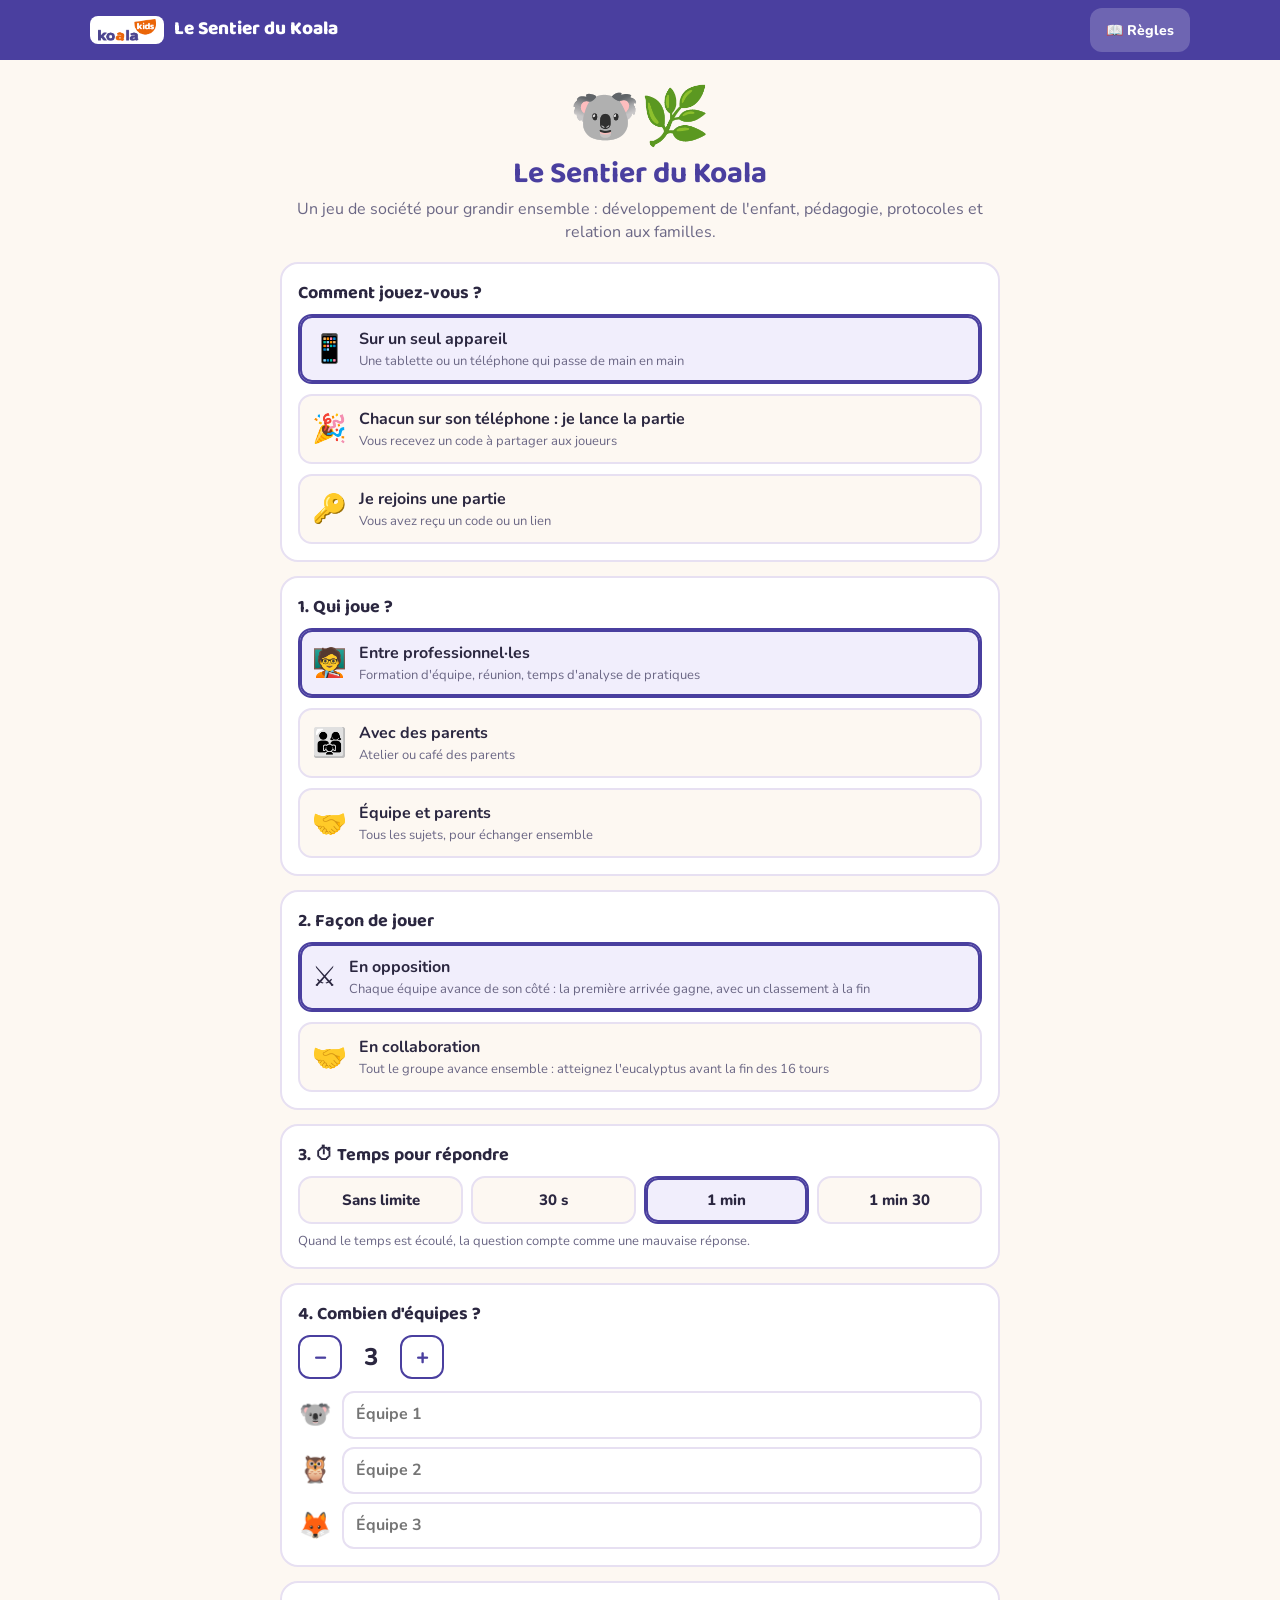
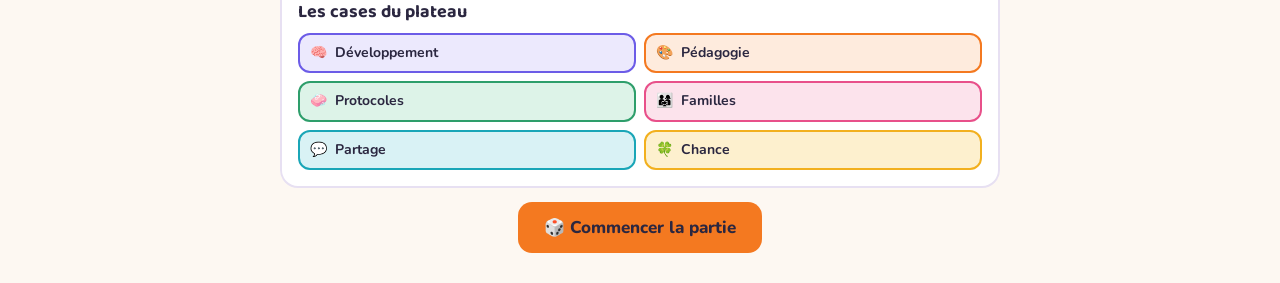
<file: jeu-societe.html>
<!DOCTYPE html>
<html lang="fr">
<head>
<meta charset="UTF-8">
<meta name="viewport" content="width=device-width, initial-scale=1.0, viewport-fit=cover">
<title>Koala Kids — Le Sentier du Koala</title>
<meta name="description" content="Jeu de société pour les équipes et les parents : développement de l'enfant, pédagogie, protocoles et relation aux familles.">
<link href="https://fonts.googleapis.com/css2?family=Baloo+2:wght@600;700;800&family=Nunito:wght@400;600;700;800&display=swap" rel="stylesheet">
<link rel="stylesheet" href="jeu-societe/jeu-societe.css">
</head>
<body>
<script>if(/[?&]integre=1/.test(location.search))document.documentElement.classList.add("integre")</script>

<header class="hd"><div class="hd-in">
  <div class="tit">
    <img class="logo" src="jeu-societe/logo-koalakids.png" alt="Koala Kids">
    <h1>Le Sentier du Koala</h1>
  </div>
  <div class="acts">
    <button class="bt bt-clair" id="btnRegles" type="button">📖 <span>Règles</span></button>
    <button class="bt bt-clair" id="btnFin" type="button" hidden>🏁 <span>Terminer</span></button>
  </div>
</div></header>

<main id="app" class="app" aria-live="polite"></main>

<div class="voile" id="voile" hidden>
  <div class="modale" id="modale" role="dialog" aria-modal="true" aria-labelledby="modaleTitre" tabindex="-1"></div>
</div>

<script>window.KK_JEU_SUPABASE={url:"https://phbcqxjzobzwuzetgbem.supabase.co",key:"eyJhbGciOiJIUzI1NiIsInR5cCI6IkpXVCJ9.eyJpc3MiOiJzdXBhYmFzZSIsInJlZiI6InBoYmNxeGp6b2J6d3V6ZXRnYmVtIiwicm9sZSI6ImFub24iLCJpYXQiOjE3ODQ1Mjg3ODMsImV4cCI6MjEwMDEwNDc4M30.Cz7_0WN_pWoXeamk484hJr2iCVdKZEatR-m_f0bKj3w"};</script>
<script src="jeu-societe/jeu-societe-cartes.js"></script>
<script src="jeu-societe/jeu-societe.js"></script>
</body>
</html>
</file>
<file: jeu-societe/jeu-societe.css>
/* Jeu de société « Le Sentier du Koala » (page publique, sans compte) */
:root{
  --violet:#4A3F9F;--orange:#F47920;--cream:#FDF8F2;--ink:#2B2740;--muted:#6B6785;--line:#E7E0F2;
  --dev:#6C5CE7;--ped:#F47920;--pro:#2E9E6B;--par:#E8508A;--partage:#1AA6B7;--chance:#F2B01E;
  --dev-t:#ECE9FD;--ped-t:#FEEBDD;--pro-t:#DDF3E8;--par-t:#FCE3EC;--partage-t:#D9F2F5;--chance-t:#FDF0CE;
}
*{box-sizing:border-box;margin:0;padding:0}
html,body{min-height:100%}
body{font-family:'Nunito',system-ui,sans-serif;background:var(--cream);color:var(--ink);line-height:1.45}
button{font-family:inherit;cursor:pointer}
[hidden]{display:none!important}

.hd{background:var(--violet);color:#fff;padding:8px 14px;padding-top:calc(8px + env(safe-area-inset-top));position:sticky;top:0;z-index:5}
.hd-in{max-width:1100px;margin:0 auto;display:flex;align-items:center;justify-content:space-between;gap:10px}
.tit{display:flex;align-items:center;gap:10px;min-width:0}
.hd img.logo{height:28px;background:#fff;border-radius:8px;padding:3px 8px}
.hd h1{font-family:'Baloo 2',cursive;font-size:19px;font-weight:800;white-space:nowrap;overflow:hidden;text-overflow:ellipsis}
.acts{display:flex;gap:8px}
.bt{font-size:14px;font-weight:800;border:0;border-radius:12px;padding:10px 16px;background:var(--orange);color:var(--ink);min-height:44px}
.bt:hover{filter:brightness(1.05)}
.bt:focus-visible,.opt:focus-visible,.choix:focus-visible,.de:focus-visible,input:focus-visible,textarea:focus-visible{outline:3px solid var(--violet);outline-offset:2px}
.bt-clair{background:rgba(255,255,255,.2);color:#fff}
.bt-second{background:#fff;color:var(--violet);border:2px solid var(--violet)}
.bt-gros{font-size:17px;padding:14px 26px;border-radius:14px}
.bt:disabled{opacity:.5;cursor:default}

.app{max-width:1100px;margin:0 auto;padding:16px 14px calc(30px + env(safe-area-inset-bottom))}

/* Accueil */
.accueil{max-width:720px;margin:0 auto}
.accueil .big{font-size:56px;text-align:center}
.accueil h2{font-family:'Baloo 2',cursive;font-size:30px;text-align:center;color:var(--violet);line-height:1.15;margin-bottom:6px}
.accueil .sous{text-align:center;color:var(--muted);margin-bottom:18px}
.bloc{background:#fff;border:2px solid var(--line);border-radius:18px;padding:16px;margin-bottom:14px}
.bloc h3{font-family:'Baloo 2',cursive;font-size:18px;margin-bottom:8px}
.choix-liste{display:grid;gap:10px}
.choix{display:flex;gap:12px;align-items:center;text-align:left;background:var(--cream);border:2px solid var(--line);border-radius:14px;padding:12px;font-size:15px;color:var(--ink)}
.choix .ic{font-size:28px}
.choix b{display:block;font-size:16px}
.choix small{color:var(--muted);font-size:13px}
.choix[aria-pressed="true"]{border-color:var(--violet);background:#F1EEFC;box-shadow:0 0 0 2px var(--violet) inset}
.cat-liste{display:grid;grid-template-columns:repeat(2,1fr);gap:8px}
.cat-pastille{display:flex;align-items:center;gap:8px;padding:8px 10px;border-radius:12px;font-weight:700;font-size:14px;border:2px solid transparent}
.nb-equipes{display:flex;align-items:center;gap:14px;margin:6px 0 12px}
.nb-equipes button{width:44px;height:44px;border-radius:12px;border:2px solid var(--violet);background:#fff;color:var(--violet);font-size:22px;font-weight:800}
.nb-equipes output{font-size:24px;font-weight:800;min-width:30px;text-align:center}
.noms{display:grid;gap:8px}
.noms label{display:flex;gap:10px;align-items:center;font-weight:700}
.noms .pion{font-size:26px;width:34px;text-align:center}
.noms input{flex:1;font:inherit;padding:10px 12px;border:2px solid var(--line);border-radius:12px;min-width:0}
.accueil .actions{display:flex;gap:10px;justify-content:center;flex-wrap:wrap;margin-top:6px}

/* Jeu */
.jeu{display:grid;gap:16px}
@media(min-width:900px){.jeu{grid-template-columns:minmax(0,500px) 1fr;align-items:start}}
.plateau{display:grid;grid-template-columns:repeat(6,1fr);gap:5px;background:#fff;border:2px solid var(--line);border-radius:18px;padding:8px;width:100%;max-width:500px;margin:0 auto}
.case{position:relative;aspect-ratio:1;border-radius:12px;display:flex;align-items:center;justify-content:center;font-size:clamp(16px,4.6vw,24px);border:3px solid transparent}
.case .n{position:absolute;top:1px;left:4px;font-size:10px;font-weight:800;color:var(--ink);opacity:.75}
.case .pions{position:absolute;inset:0;display:flex;flex-wrap:wrap;align-items:center;justify-content:center;gap:0;font-size:clamp(13px,3.6vw,19px);line-height:1}
.case .pions span{filter:drop-shadow(0 1px 1px rgba(0,0,0,.45))}
.case.t-dev{background:var(--dev-t);border-color:var(--dev)}
.case.t-ped{background:var(--ped-t);border-color:var(--ped)}
.case.t-pro{background:var(--pro-t);border-color:var(--pro)}
.case.t-par{background:var(--par-t);border-color:var(--par)}
.case.t-partage{background:var(--partage-t);border-color:var(--partage)}
.case.t-chance{background:var(--chance-t);border-color:var(--chance)}
.case.t-bord{background:#EFEAF8;border-color:var(--violet);font-size:clamp(18px,5vw,28px)}
.case.courant{box-shadow:0 0 0 4px var(--violet);z-index:1}
.case.avec-pion .ic{opacity:.28}

.panneau{display:grid;gap:12px}
.tour{background:#fff;border:2px solid var(--violet);border-radius:18px;padding:14px;text-align:center}
.tour .qui{font-family:'Baloo 2',cursive;font-size:22px;font-weight:800;color:var(--violet)}
.tour .msg{color:var(--muted);min-height:22px;margin:2px 0 10px}
.de-zone{display:flex;align-items:center;justify-content:center;gap:14px;flex-wrap:wrap}
.de{width:84px;height:84px;border-radius:18px;border:3px solid var(--violet);background:#fff;font-size:60px;line-height:1;color:var(--violet);display:flex;align-items:center;justify-content:center}
.de.roule{animation:secoue .35s infinite}
@keyframes secoue{0%,100%{transform:rotate(-8deg)}50%{transform:rotate(8deg)}}
.score{background:#fff;border:2px solid var(--line);border-radius:18px;padding:10px 12px;list-style:none}
.score li{display:flex;align-items:center;gap:10px;padding:7px 6px;border-radius:10px;font-weight:700}
.score li + li{border-top:1px solid var(--line)}
.score .p{font-size:22px}
.score .nom{flex:1;min-width:0;overflow:hidden;text-overflow:ellipsis;white-space:nowrap}
.score .f{white-space:nowrap}
.score .case-n{color:var(--muted);font-size:13px;white-space:nowrap}
.score li.actif{background:#F1EEFC}
.legende{display:flex;flex-wrap:wrap;gap:6px}
.legende span{font-size:13px;font-weight:700;padding:4px 10px;border-radius:999px;border:2px solid transparent}
.l-dev{background:var(--dev-t);border-color:var(--dev)!important}.l-ped{background:var(--ped-t);border-color:var(--ped)!important}
.l-pro{background:var(--pro-t);border-color:var(--pro)!important}.l-par{background:var(--par-t);border-color:var(--par)!important}
.l-partage{background:var(--partage-t);border-color:var(--partage)!important}.l-chance{background:var(--chance-t);border-color:var(--chance)!important}

/* Cartes (fenêtre) */
.voile{position:fixed;inset:0;z-index:30;background:rgba(27,24,48,.62);display:flex;align-items:flex-end;justify-content:center;padding:0}
@media(min-width:640px){.voile{align-items:center;padding:20px}}
.modale{background:#fff;width:100%;max-width:620px;max-height:92vh;overflow:auto;border-radius:22px 22px 0 0;padding:18px 18px calc(18px + env(safe-area-inset-bottom));outline:none}
@media(min-width:640px){.modale{border-radius:22px}}
.chip{display:inline-flex;align-items:center;gap:6px;font-weight:800;font-size:14px;padding:5px 12px;border-radius:999px;border:2px solid transparent;margin-bottom:10px}
.chip.t-dev{background:var(--dev-t);border-color:var(--dev)}.chip.t-ped{background:var(--ped-t);border-color:var(--ped)}
.chip.t-pro{background:var(--pro-t);border-color:var(--pro)}.chip.t-par{background:var(--par-t);border-color:var(--par)}
.chip.t-partage{background:var(--partage-t);border-color:var(--partage)}.chip.t-chance{background:var(--chance-t);border-color:var(--chance)}
.modale h2{font-family:'Baloo 2',cursive;font-size:21px;line-height:1.25;margin-bottom:6px}
.modale .aide{font-size:13px;color:var(--muted);margin-bottom:12px}
.opts{display:grid;gap:10px;margin:8px 0 4px}
.opt{display:flex;gap:10px;text-align:left;align-items:flex-start;width:100%;font-size:16px;font-weight:700;color:var(--ink);background:var(--cream);border:2px solid var(--line);border-radius:14px;padding:12px 14px;min-height:52px}
.opt .l{flex:none;width:26px;height:26px;border-radius:50%;background:var(--violet);color:#fff;font-size:13px;display:flex;align-items:center;justify-content:center;margin-top:1px}
.opt:hover:not(:disabled){border-color:var(--violet)}
.opt.bon{background:#DDF3E8;border-color:var(--pro)}
.opt.faux{background:#FDE3E3;border-color:#D64545}
.opt .verdict{margin-left:auto;font-size:18px}
.opt:disabled{cursor:default}
.retenir{background:#F1EEFC;border-left:5px solid var(--violet);border-radius:10px;padding:12px 14px;margin-top:12px;font-size:15px}
.retenir b{color:var(--violet)}
.resultat{font-family:'Baloo 2',cursive;font-size:20px;font-weight:800;margin-top:12px}
.resultat.ok{color:#1F7A50}.resultat.ko{color:#A63030}
.modale .pied{display:flex;gap:10px;justify-content:flex-end;flex-wrap:wrap;margin-top:14px}
.modale p + p{margin-top:8px}
.regles li{margin:0 0 8px 20px}

/* Bilan */
.bilan{max-width:820px;margin:0 auto}
.bilan h2{font-family:'Baloo 2',cursive;font-size:28px;color:var(--violet);text-align:center}
.podium{display:grid;gap:10px;margin:14px 0}
@media(min-width:640px){.podium{grid-template-columns:1fr 1fr}}
.prix{background:#fff;border:2px solid var(--chance);border-radius:18px;padding:14px;text-align:center}
.prix .ic{font-size:40px}
.prix b{display:block;font-size:18px}
.theme-ligne{display:grid;grid-template-columns:150px 1fr 56px;gap:10px;align-items:center;margin:6px 0;font-weight:700;font-size:14px}
.theme-ligne .barre{height:14px;background:#EEE9F7;border-radius:7px;overflow:hidden}
.theme-ligne .barre i{display:block;height:100%;background:var(--violet)}
.theme-ligne .v{text-align:right}
@media(max-width:480px){.theme-ligne{grid-template-columns:105px 1fr 44px;font-size:13px}}
.revoir{margin-top:10px;display:grid;gap:10px}
.revoir article{border:2px solid var(--line);border-radius:14px;padding:12px;background:#fff}
.revoir article h4{font-size:15px;margin-bottom:4px}
.revoir article p{font-size:14px}
.revoir article .r{color:#1F7A50;font-weight:800}
.bilan textarea{width:100%;font:inherit;padding:10px;border:2px solid var(--line);border-radius:12px;min-height:90px;resize:vertical}
.bilan .actions{display:flex;gap:10px;justify-content:center;flex-wrap:wrap;margin-top:16px}

.toast{position:fixed;left:50%;bottom:calc(20px + env(safe-area-inset-bottom));transform:translateX(-50%);background:var(--ink);color:#fff;padding:10px 18px;border-radius:999px;font-weight:800;z-index:40;max-width:90vw;text-align:center}

@media(max-width:560px){.bt span{display:none}.bt-gros span{display:inline}.hd h1{font-size:16px}}
@media(prefers-reduced-motion:reduce){.de.roule{animation:none}}
@media print{
  .hd,.actions,.bt,.voile,.toast{display:none!important}
  body{background:#fff}
  .app{padding:0}
  .revoir article,.prix{break-inside:avoid}
}

/* Affiché dans l'onglet « Jeu » de l'administration : l'en-tête est celui de la page hôte */
.integre .hd{display:none}
.integre .app{padding-top:8px}

/* Jeu en ligne */
.code-grand{font-family:'Baloo 2',cursive;font-size:52px;font-weight:800;letter-spacing:10px;color:var(--violet);line-height:1.1}
.bloc.erreur{border-color:#D64545;background:#FDE3E3;font-weight:700}
.tour .qui small{font-size:14px;color:var(--muted);font-weight:700}
.pied .aide{margin:0;align-self:center}
.bt:disabled{filter:grayscale(.4)}

.qr{display:inline-block;background:#fff;padding:12px;border:2px solid var(--line);border-radius:14px;margin-top:10px;line-height:0}
.qr:empty{display:none}
.qr img,.qr canvas{display:block;width:200px;height:200px;max-width:100%}

/* Chronomètre */
.chrono{display:flex;align-items:center;gap:12px;margin:6px 0 10px}
.chrono-n{font-family:'Baloo 2',cursive;font-size:30px;font-weight:800;color:var(--violet);min-width:44px;text-align:center;line-height:1}
.chrono-barre{flex:1;height:12px;border-radius:6px;background:#EEE9F7;overflow:hidden}
.chrono-barre i{display:block;height:100%;width:100%;background:var(--violet);transition:width .2s linear}
.chrono.urgent .chrono-n{color:#C23030}
.chrono.urgent .chrono-barre i{background:#D64545}
.chrono-choix{display:grid;grid-template-columns:repeat(4,1fr);gap:8px}
.chrono-choix .choix{justify-content:center;text-align:center;font-weight:800;padding:12px 4px}
@media(max-width:380px){.chrono-choix{grid-template-columns:repeat(2,1fr)}}
@media(prefers-reduced-motion:reduce){.chrono-barre i{transition:none}}

/* Collaboration et classement */
.coop-info{background:#F1EEFC;border-radius:12px;padding:8px 12px;margin:0 0 10px;font-size:14px;font-weight:700}
.classement{width:100%;border-collapse:collapse;font-size:15px}
.classement th{text-align:left;font-size:12px;color:var(--muted);padding:4px 6px;border-bottom:2px solid var(--line)}
.classement td{padding:9px 6px;border-bottom:1px solid var(--line);font-weight:700}
.classement tr.premier td{background:#FFF8E1}
@media(max-width:420px){.classement{font-size:13px}.classement th,.classement td{padding:7px 4px}}
</file>
